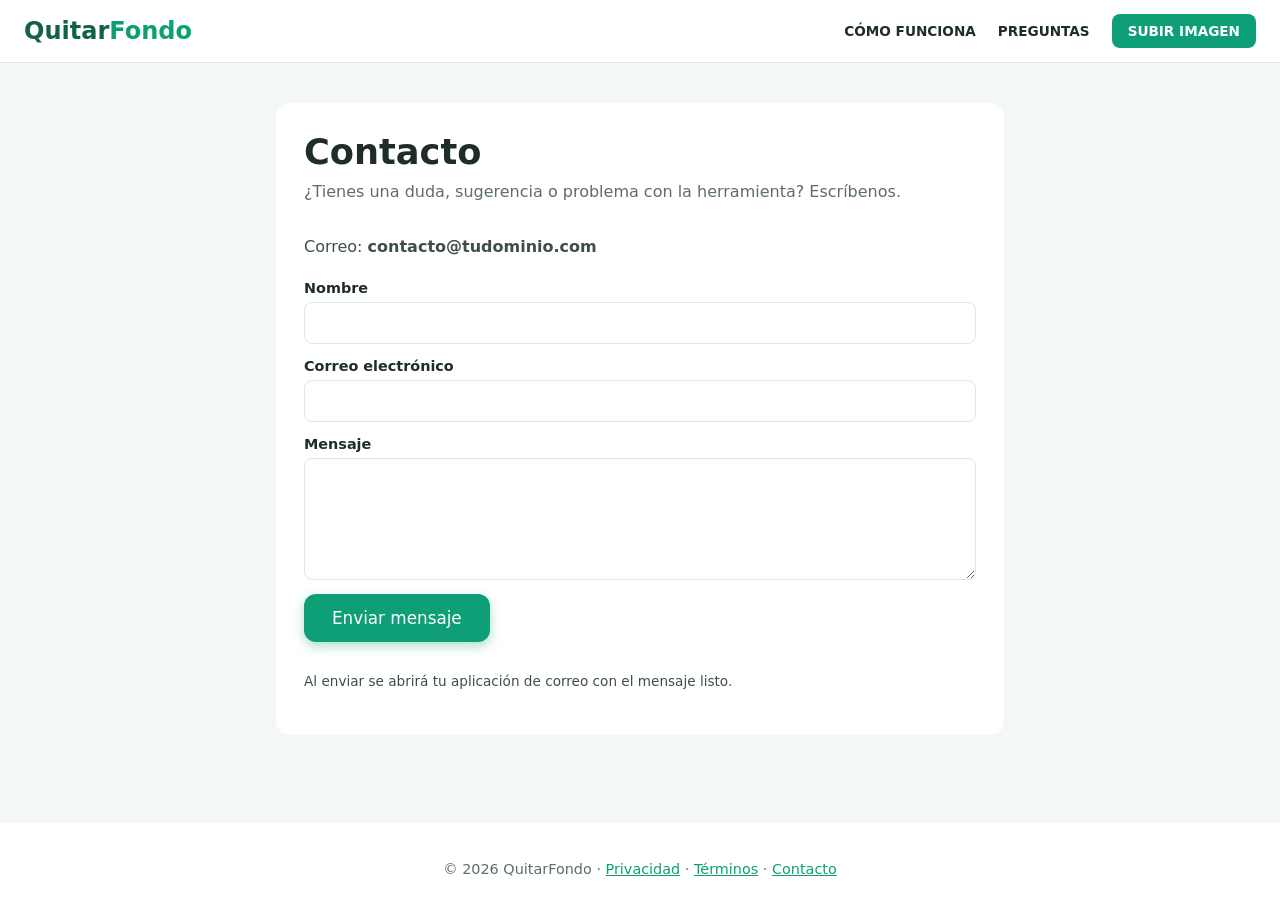
<file: contacto.html>
<!doctype html>
<html lang="es">
<head>
  <meta charset="utf-8">
  <meta name="viewport" content="width=device-width, initial-scale=1">
  <title>Contacto | QuitarFondo</title>
  <meta name="description" content="Escríbenos para dudas, sugerencias o problemas.">
  <link rel="stylesheet" href="styles.css">
</head>
<body>
  <header class="topbar">
    <a class="logo" href="index.html">Quitar<span>Fondo</span></a>
    <nav><a href="index.html#como-funciona">Cómo funciona</a><a href="index.html#faq">Preguntas</a><a href="index.html" class="btn-small">Subir imagen</a></nav>
  </header>
  <main class="page"><div class="panel">
<h1>Contacto</h1>
<p class="updated">¿Tienes una duda, sugerencia o problema con la herramienta? Escríbenos.</p>
<p>Correo: <strong>contacto@tudominio.com</strong></p>
<form id="contactForm" class="form">
  <label>Nombre<input id="name" required autocomplete="name"></label>
  <label>Correo electrónico<input id="email" type="email" required autocomplete="email"></label>
  <label>Mensaje<textarea id="message" rows="6" required></textarea></label>
  <button class="btn-main" type="submit">Enviar mensaje</button>
  <p class="note">Al enviar se abrirá tu aplicación de correo con el mensaje listo.</p>
</form>
<script>
document.getElementById("contactForm").addEventListener("submit",function(e){
  e.preventDefault();
  var v=function(i){return document.getElementById(i).value};
  var body="Nombre: "+v("name")+"\nCorreo: "+v("email")+"\n\n"+v("message");
  location.href="mailto:contacto@tudominio.com?subject="+encodeURIComponent("Contacto desde QuitarFondo")+"&body="+encodeURIComponent(body);
});
</script>
  </div></main>
  <footer>
    <p>© 2026 QuitarFondo · <a href="privacidad.html">Privacidad</a> · <a href="terminos.html">Términos</a> · <a href="contacto.html">Contacto</a></p>
  </footer>
</body>
</html>
</file>
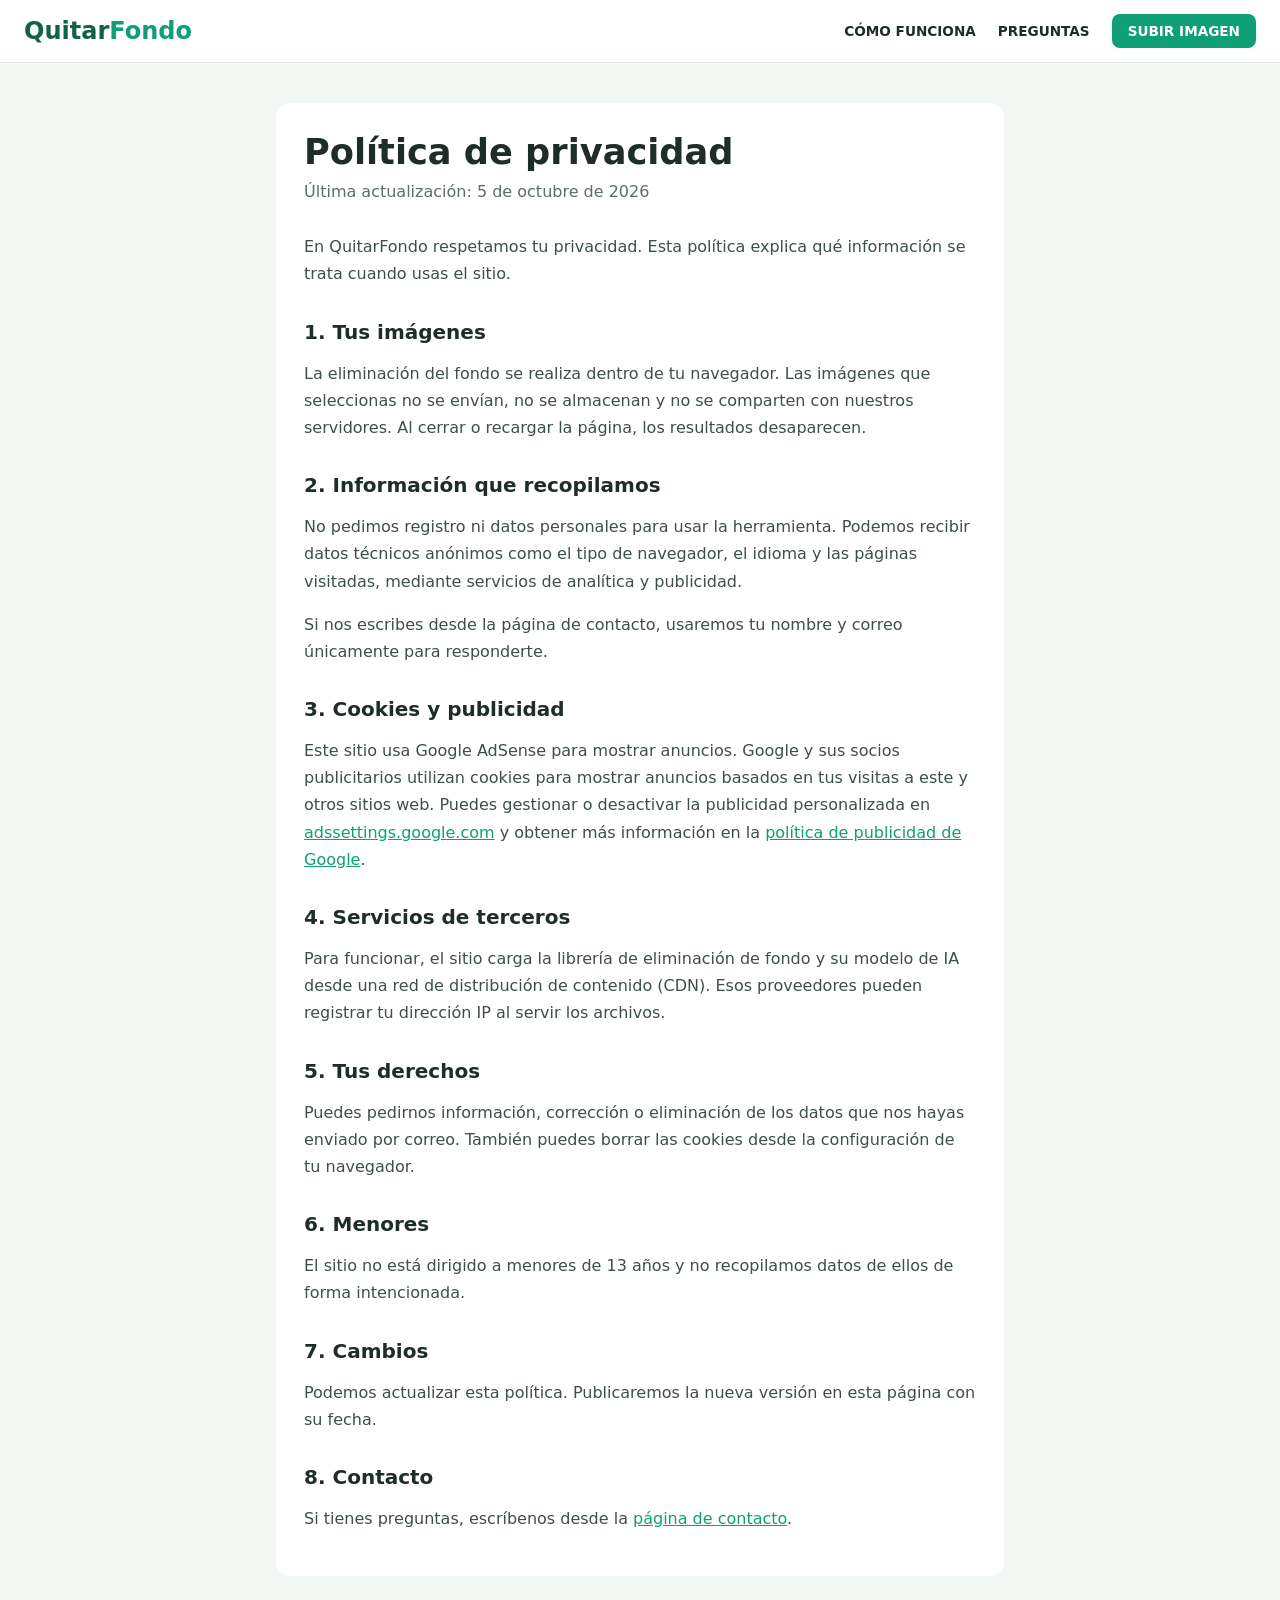
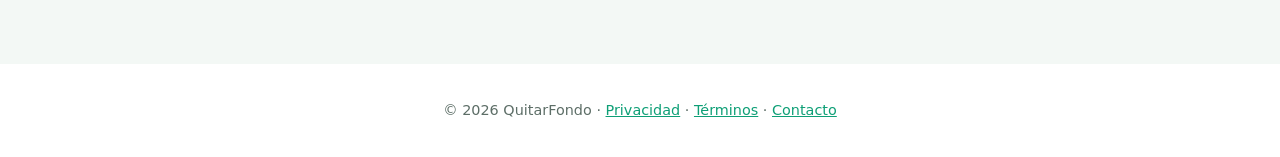
<file: privacidad.html>
<!doctype html>
<html lang="es">
<head>
  <meta charset="utf-8">
  <meta name="viewport" content="width=device-width, initial-scale=1">
  <title>Política de privacidad | QuitarFondo</title>
  <meta name="description" content="Cómo QuitarFondo trata tus datos e imágenes.">
  <link rel="stylesheet" href="styles.css">
</head>
<body>
  <header class="topbar">
    <a class="logo" href="index.html">Quitar<span>Fondo</span></a>
    <nav><a href="index.html#como-funciona">Cómo funciona</a><a href="index.html#faq">Preguntas</a><a href="index.html" class="btn-small">Subir imagen</a></nav>
  </header>
  <main class="page"><div class="panel">
<h1>Política de privacidad</h1>
<p class="updated">Última actualización: 5 de octubre de 2026</p>
<p>En QuitarFondo respetamos tu privacidad. Esta política explica qué información se trata cuando usas el sitio.</p>
<h2>1. Tus imágenes</h2>
<p>La eliminación del fondo se realiza dentro de tu navegador. Las imágenes que seleccionas no se envían, no se almacenan y no se comparten con nuestros servidores. Al cerrar o recargar la página, los resultados desaparecen.</p>
<h2>2. Información que recopilamos</h2>
<p>No pedimos registro ni datos personales para usar la herramienta. Podemos recibir datos técnicos anónimos como el tipo de navegador, el idioma y las páginas visitadas, mediante servicios de analítica y publicidad.</p>
<p>Si nos escribes desde la página de contacto, usaremos tu nombre y correo únicamente para responderte.</p>
<h2>3. Cookies y publicidad</h2>
<p>Este sitio usa Google AdSense para mostrar anuncios. Google y sus socios publicitarios utilizan cookies para mostrar anuncios basados en tus visitas a este y otros sitios web. Puedes gestionar o desactivar la publicidad personalizada en <a href="https://adssettings.google.com" target="_blank" rel="noopener">adssettings.google.com</a> y obtener más información en la <a href="https://policies.google.com/technologies/ads" target="_blank" rel="noopener">política de publicidad de Google</a>.</p>
<h2>4. Servicios de terceros</h2>
<p>Para funcionar, el sitio carga la librería de eliminación de fondo y su modelo de IA desde una red de distribución de contenido (CDN). Esos proveedores pueden registrar tu dirección IP al servir los archivos.</p>
<h2>5. Tus derechos</h2>
<p>Puedes pedirnos información, corrección o eliminación de los datos que nos hayas enviado por correo. También puedes borrar las cookies desde la configuración de tu navegador.</p>
<h2>6. Menores</h2>
<p>El sitio no está dirigido a menores de 13 años y no recopilamos datos de ellos de forma intencionada.</p>
<h2>7. Cambios</h2>
<p>Podemos actualizar esta política. Publicaremos la nueva versión en esta página con su fecha.</p>
<h2>8. Contacto</h2>
<p>Si tienes preguntas, escríbenos desde la <a href="contacto.html">página de contacto</a>.</p>
  </div></main>
  <footer>
    <p>© 2026 QuitarFondo · <a href="privacidad.html">Privacidad</a> · <a href="terminos.html">Términos</a> · <a href="contacto.html">Contacto</a></p>
  </footer>
</body>
</html>
</file>
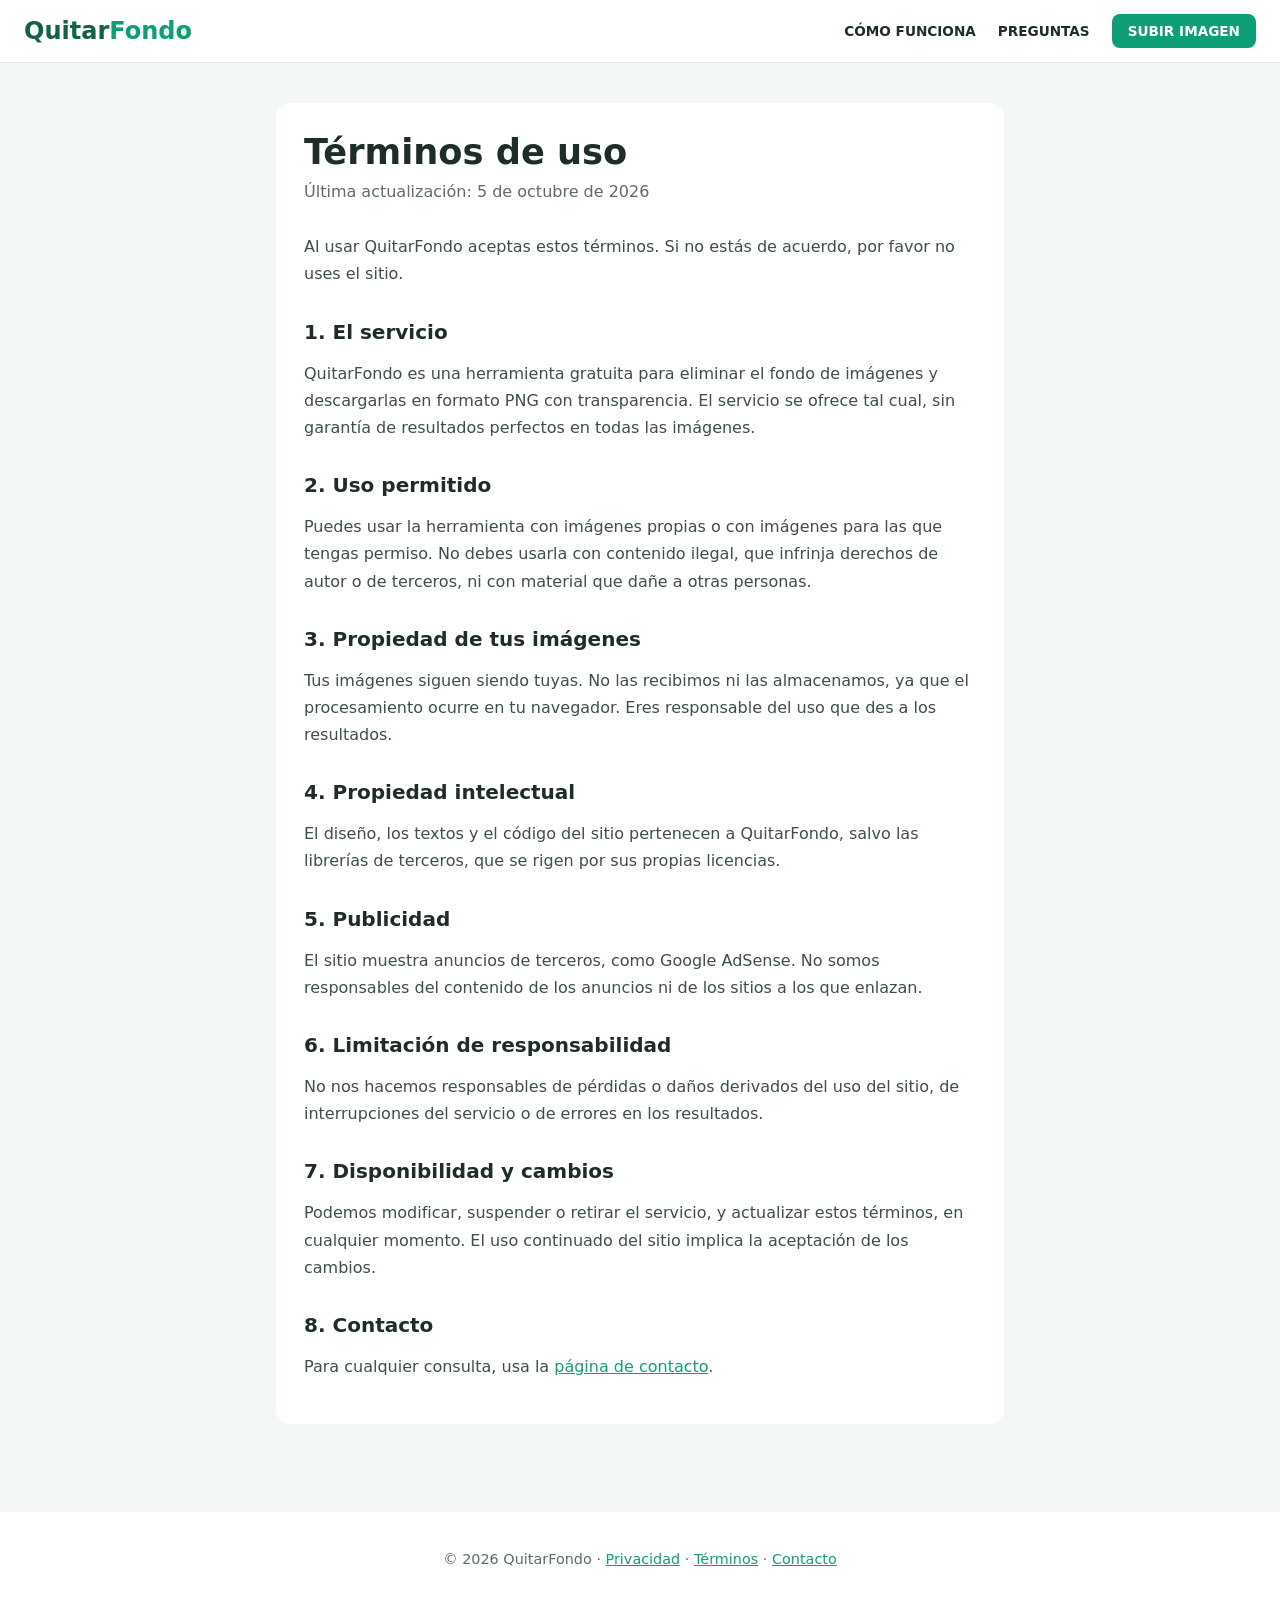
<file: terminos.html>
<!doctype html>
<html lang="es">
<head>
  <meta charset="utf-8">
  <meta name="viewport" content="width=device-width, initial-scale=1">
  <title>Términos de uso | QuitarFondo</title>
  <meta name="description" content="Condiciones de uso de QuitarFondo.">
  <link rel="stylesheet" href="styles.css">
</head>
<body>
  <header class="topbar">
    <a class="logo" href="index.html">Quitar<span>Fondo</span></a>
    <nav><a href="index.html#como-funciona">Cómo funciona</a><a href="index.html#faq">Preguntas</a><a href="index.html" class="btn-small">Subir imagen</a></nav>
  </header>
  <main class="page"><div class="panel">
<h1>Términos de uso</h1>
<p class="updated">Última actualización: 5 de octubre de 2026</p>
<p>Al usar QuitarFondo aceptas estos términos. Si no estás de acuerdo, por favor no uses el sitio.</p>
<h2>1. El servicio</h2>
<p>QuitarFondo es una herramienta gratuita para eliminar el fondo de imágenes y descargarlas en formato PNG con transparencia. El servicio se ofrece tal cual, sin garantía de resultados perfectos en todas las imágenes.</p>
<h2>2. Uso permitido</h2>
<p>Puedes usar la herramienta con imágenes propias o con imágenes para las que tengas permiso. No debes usarla con contenido ilegal, que infrinja derechos de autor o de terceros, ni con material que dañe a otras personas.</p>
<h2>3. Propiedad de tus imágenes</h2>
<p>Tus imágenes siguen siendo tuyas. No las recibimos ni las almacenamos, ya que el procesamiento ocurre en tu navegador. Eres responsable del uso que des a los resultados.</p>
<h2>4. Propiedad intelectual</h2>
<p>El diseño, los textos y el código del sitio pertenecen a QuitarFondo, salvo las librerías de terceros, que se rigen por sus propias licencias.</p>
<h2>5. Publicidad</h2>
<p>El sitio muestra anuncios de terceros, como Google AdSense. No somos responsables del contenido de los anuncios ni de los sitios a los que enlazan.</p>
<h2>6. Limitación de responsabilidad</h2>
<p>No nos hacemos responsables de pérdidas o daños derivados del uso del sitio, de interrupciones del servicio o de errores en los resultados.</p>
<h2>7. Disponibilidad y cambios</h2>
<p>Podemos modificar, suspender o retirar el servicio, y actualizar estos términos, en cualquier momento. El uso continuado del sitio implica la aceptación de los cambios.</p>
<h2>8. Contacto</h2>
<p>Para cualquier consulta, usa la <a href="contacto.html">página de contacto</a>.</p>
  </div></main>
  <footer>
    <p>© 2026 QuitarFondo · <a href="privacidad.html">Privacidad</a> · <a href="terminos.html">Términos</a> · <a href="contacto.html">Contacto</a></p>
  </footer>
</body>
</html>
</file>
<file: styles.css>
:root{--blue:#0e9f76;--blue-d:#0b8562;--ink:#1f2d28;--muted:#5d6e67;--bg:#f3f8f5;--card:#fff;--line:#dce8e2}
*{box-sizing:border-box}
body{margin:0;font-family:"Plus Jakarta Sans",system-ui,-apple-system,Segoe UI,Roboto,sans-serif;background:var(--bg);color:var(--ink)}
a{color:var(--blue)}
.topbar{display:flex;justify-content:space-between;align-items:center;padding:14px 24px;background:#fff;border-bottom:1px solid var(--line);position:sticky;top:0;z-index:5}
.logo{font-weight:800;font-size:1.5rem;color:#12614a;text-decoration:none}.logo span{color:var(--blue)}
.topbar nav{display:flex;gap:22px;align-items:center}
.topbar nav a{color:var(--ink);text-decoration:none;font-weight:600;font-size:.85rem;text-transform:uppercase}
.topbar .btn-small{background:var(--blue);color:#fff;padding:9px 16px;border-radius:8px}
.hero{text-align:center;padding:48px 16px 24px}
.hero h1{font-size:clamp(2rem,5vw,3.2rem);margin:0 0 12px}
.hero p{font-size:1.15rem;color:#3e4f48;line-height:1.6;margin:0 0 32px}
.dropzone{max-width:640px;margin:auto;padding:36px 20px;border:2px dashed transparent;border-radius:16px;transition:.2s}
.dropzone.over{border-color:var(--blue);background:#e3f5ee}
.btn-main{background:var(--blue);color:#fff;border:0;border-radius:12px;padding:30px 56px;font:700 1.5rem inherit;font-family:inherit;cursor:pointer;box-shadow:0 4px 12px rgba(14,159,118,.35);transition:.15s}
.btn-main:hover{background:var(--blue-d)}
.btn-sm{padding:10px 18px;font-size:.95rem;border-radius:8px}
.btn-ghost{background:none;border:1px solid var(--line);border-radius:8px;padding:10px 18px;font:600 .95rem inherit;font-family:inherit;cursor:pointer}
.hint{color:var(--muted);font-size:.95rem;margin-top:16px}
.ad{background:#e8efeb;border:1px dashed #bccdc4;color:#86988f;display:flex;align-items:flex-start;justify-content:center;font-size:.7rem;text-transform:uppercase;letter-spacing:.08em;overflow:hidden}
.ad span{padding-top:6px}
.ad-banner{max-width:728px;min-height:90px;margin:24px auto}
.ad-side{display:none;width:160px;min-height:600px;position:sticky;top:80px}
.page-with-side{display:flex;justify-content:center;gap:24px;padding:0 16px}
.content{max-width:900px;flex:1}
@media(min-width:1280px){.ad-side{display:flex}}
.results{max-width:1000px;margin:24px auto;padding:0 16px}
.results-head{display:flex;justify-content:space-between;align-items:center;flex-wrap:wrap;gap:12px}
.grid{display:grid;grid-template-columns:repeat(auto-fill,minmax(260px,1fr));gap:16px;margin-top:12px}
.card{background:var(--card);border-radius:14px;padding:12px;box-shadow:0 1px 4px rgba(0,0,0,.08)}
.thumb{aspect-ratio:1;border-radius:10px;display:flex;align-items:center;justify-content:center;overflow:hidden;position:relative;
 background:repeating-conic-gradient(#dfe8e3 0 25%,#fff 0 50%) 0 0/20px 20px}
.thumb img{max-width:100%;max-height:100%;object-fit:contain}
.status{position:absolute;inset:0;display:flex;flex-direction:column;align-items:center;justify-content:center;background:rgba(255,255,255,.8);font-weight:600;gap:10px}
.spin{width:30px;height:30px;border:4px solid #cdeadf;border-top-color:var(--blue);border-radius:50%;animation:s 1s linear infinite}
@keyframes s{to{transform:rotate(360deg)}}
.card-foot{display:flex;justify-content:space-between;align-items:center;margin-top:10px;gap:8px;font-size:.85rem}
.card-foot .name{overflow:hidden;text-overflow:ellipsis;white-space:nowrap;color:var(--muted)}
.dl{background:var(--blue);color:#fff;text-decoration:none;padding:8px 14px;border-radius:8px;font-weight:700;white-space:nowrap}
.steps,.features,.faq{margin:48px 0}
.steps h2,.faq h2{text-align:center}
.steps ol{list-style:none;padding:0;display:grid;grid-template-columns:repeat(auto-fit,minmax(200px,1fr));gap:16px}
.steps li{background:#fff;border-radius:14px;padding:20px;text-align:center}
.steps li b{display:inline-grid;place-items:center;width:38px;height:38px;border-radius:50%;background:var(--blue);color:#fff}
.steps h3{margin:12px 0 6px}.steps p,.features p{color:var(--muted);margin:0;line-height:1.5}
.features{display:grid;grid-template-columns:repeat(auto-fit,minmax(220px,1fr));gap:16px}
.features div{background:#fff;border-radius:14px;padding:20px}.features h3{margin-top:0}
details{background:#fff;border-radius:12px;padding:16px 20px;margin-bottom:10px}
summary{font-weight:700;cursor:pointer}details p{color:var(--muted);line-height:1.6;margin-bottom:0}
footer{text-align:center;padding:24px;background:#fff;color:var(--muted);font-size:.9rem;margin-top:48px}
@media(max-width:640px){.topbar nav a:not(.btn-small){display:none}.btn-main{padding:22px 32px;font-size:1.2rem}}

.page{max-width:760px;margin:0 auto;padding:40px 16px}
.page h1{font-size:2.2rem;margin:0 0 6px}
.page .updated{color:var(--muted);margin:0 0 28px}
.page h2{margin:32px 0 8px;font-size:1.25rem}
.page p,.page li{line-height:1.7;color:#3e4f48}
.page .panel{background:#fff;border-radius:14px;padding:28px}
.form{display:grid;gap:14px;margin-top:20px}
.form label{display:grid;gap:6px;font-weight:600;font-size:.9rem}
.form input,.form textarea{font:inherit;padding:12px;border:1px solid var(--line);border-radius:8px;background:#fff;color:var(--ink)}
.form input:focus,.form textarea:focus{outline:2px solid var(--blue);border-color:transparent}
.form .btn-main{padding:14px 28px;font-size:1.05rem;justify-self:start}
.note{font-size:.85rem;color:var(--muted)}

.hero-orb{display:flex;justify-content:center;min-height:56px;margin-bottom:8px}
.orbbox{display:grid;place-items:center;min-height:56px}
.modes{display:inline-flex;gap:8px;background:#fff;border:1px solid var(--line);border-radius:12px;padding:6px;margin-bottom:20px}
.modes label{cursor:pointer}
.modes input{position:absolute;opacity:0;pointer-events:none}
.modes span{display:grid;gap:2px;padding:10px 18px;border-radius:8px;font-weight:700;font-size:.95rem;text-align:left}
.modes small{font-weight:500;color:var(--muted);font-size:.78rem}
.modes input:checked+span{background:var(--blue);color:#fff}
.modes input:checked+span small{color:#e3f5ee}
.modes input:focus-visible+span{outline:2px solid var(--ink);outline-offset:2px}
@media(max-width:520px){.modes{display:grid;width:100%}}
</file>
